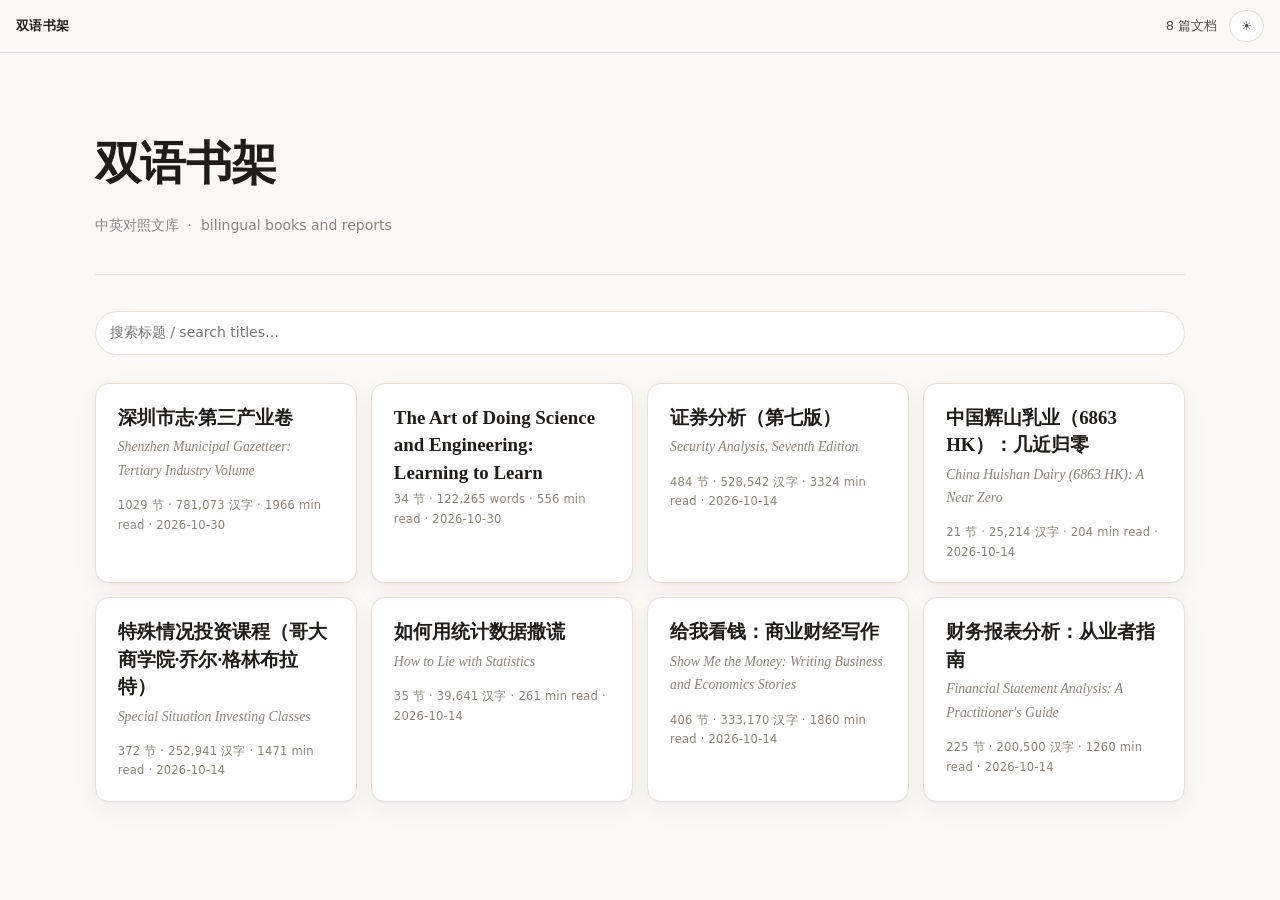
<file: index.html>
<!DOCTYPE html>
<html lang="zh-CN" data-theme="">
<head>
<meta charset="utf-8">
<meta name="viewport" content="width=device-width, initial-scale=1">
<title>双语书架 · Bilingual Library</title>
<meta name="description" content="Locally translated bilingual Markdown documents, rendered for Chinese–English reading.">
<link rel="icon" href="data:image/svg+xml,<svg xmlns='http://www.w3.org/2000/svg' viewBox='0 0 100 100'><text y='.9em' font-size='90'>📖</text></svg>">
<link rel="stylesheet" href="assets/app.css?v=3">
</head>
<body>

<nav class="bar">
  <a class="home" href="index.html">双语书架</a>
  <span class="spacer"></span>
  <span id="count" class="doc-title" style="flex:0 0 auto;text-align:right"></span>
  <button id="theme-btn" class="chip" type="button" aria-label="Toggle theme">☀</button>
</nav>

<main class="wrap">
  <header class="masthead">
    <h1>双语书架</h1>
    <p>中英对照文库 &nbsp;·&nbsp; bilingual books and reports</p>
  </header>

  <div class="toolbar">
    <input id="search" type="search" placeholder="搜索标题 / search titles…" autocomplete="off" spellcheck="false">
  </div>

  <section id="shelf" class="shelf" aria-live="polite">
    <p class="empty">Loading…</p>
  </section>
</main>

<script src="assets/app.js?v=3"></script>
</body>
</html>
</file>
<file: assets/app.css>
/* hy-ebook-translator — reading site
   Typography is tuned for mixed Chinese/English prose: a serif CJK stack at a
   generous line-height for the translation, and a smaller, quieter setting for
   the original. */

:root {
  --paper: #fbf9f6;
  --paper-raised: #ffffff;
  --ink: #1f1d1a;
  --ink-soft: #55504a;
  --ink-faint: #8b847c;
  --rule: #e6e0d8;
  --rule-soft: #f0ebe4;
  --accent: #9c4221;
  --accent-soft: #f3e6df;
  --shadow: 0 1px 2px rgba(31, 29, 26, 0.04), 0 8px 24px rgba(31, 29, 26, 0.05);

  --serif-cjk: "Songti SC", "Source Han Serif SC", "Noto Serif CJK SC", "Noto Serif SC",
    "STSong", "SimSun", serif;
  --serif-latin: "Iowan Old Style", "Palatino Linotype", Palatino, Georgia, "Times New Roman", serif;
  --sans: -apple-system, BlinkMacSystemFont, "Segoe UI", "PingFang SC", "Hiragino Sans GB",
    "Microsoft YaHei", system-ui, sans-serif;
  --body: var(--serif-latin), var(--serif-cjk);

  --measure: 38rem;        /* one column of prose, when only one is shown */
  --page: 104rem;          /* the parallel reading area at its widest */
  --rail: 15.5rem;         /* the table of contents, docked on wide screens */
  --col-gap: clamp(1.5rem, 3.4vw, 3.5rem);
  --reader-scale: 1;
}

@media (prefers-color-scheme: dark) {
  :root:not([data-theme="light"]) {
    --paper: #16151a;
    --paper-raised: #1d1c22;
    --ink: #e8e4dd;
    --ink-soft: #b3ada4;
    --ink-faint: #837d75;
    --rule: #2e2c34;
    --rule-soft: #26242b;
    --accent: #e0825c;
    --accent-soft: #2c2026;
    --shadow: 0 1px 2px rgba(0, 0, 0, 0.3), 0 8px 24px rgba(0, 0, 0, 0.25);
  }
}

:root[data-theme="dark"] {
  --paper: #16151a;
  --paper-raised: #1d1c22;
  --ink: #e8e4dd;
  --ink-soft: #b3ada4;
  --ink-faint: #837d75;
  --rule: #2e2c34;
  --rule-soft: #26242b;
  --accent: #e0825c;
  --accent-soft: #2c2026;
  --shadow: 0 1px 2px rgba(0, 0, 0, 0.3), 0 8px 24px rgba(0, 0, 0, 0.25);
}

*, *::before, *::after { box-sizing: border-box; }

html { -webkit-text-size-adjust: 100%; }

body {
  margin: 0;
  background: var(--paper);
  color: var(--ink);
  font-family: var(--body);
  font-size: 18px;
  line-height: 1.7;
  text-rendering: optimizeLegibility;
  -webkit-font-smoothing: antialiased;
}

a { color: var(--accent); text-decoration: none; border-bottom: 1px solid var(--accent-soft); }
a:hover { border-bottom-color: var(--accent); }

/* ── chrome ─────────────────────────────────────────────────────────────── */

.bar {
  position: sticky;
  top: 0;
  z-index: 20;
  display: flex;
  align-items: center;
  gap: 12px;
  padding: 10px 16px;
  background: color-mix(in srgb, var(--paper) 88%, transparent);
  backdrop-filter: saturate(180%) blur(12px);
  border-bottom: 1px solid var(--rule);
  font-family: var(--sans);
  font-size: 13px;
}

.bar .home {
  font-weight: 600;
  letter-spacing: 0.02em;
  border: 0;
  color: var(--ink);
  white-space: nowrap;
}

.bar .doc-title {
  flex: 1;
  min-width: 0;
  overflow: hidden;
  text-overflow: ellipsis;
  white-space: nowrap;
  color: var(--ink-soft);
}

.bar .spacer { flex: 1; }

.seg {
  display: inline-flex;
  border: 1px solid var(--rule);
  border-radius: 999px;
  overflow: hidden;
  background: var(--paper-raised);
}

.seg button, .chip {
  appearance: none;
  border: 0;
  background: transparent;
  color: var(--ink-soft);
  font: inherit;
  font-size: 12px;
  padding: 5px 11px;
  cursor: pointer;
  white-space: nowrap;
}

.seg button[aria-pressed="true"] { background: var(--accent-soft); color: var(--accent); font-weight: 600; }
.seg button + button { border-left: 1px solid var(--rule); }

.chip {
  border: 1px solid var(--rule);
  border-radius: 999px;
  background: var(--paper-raised);
}

.chip:hover, .seg button:hover { color: var(--ink); }

#progress {
  position: fixed;
  top: 0;
  left: 0;
  height: 2px;
  width: 0;
  background: var(--accent);
  z-index: 40;
  transition: width 0.1s linear;
}

/* ── library ────────────────────────────────────────────────────────────── */

.wrap { max-width: 72rem; margin: 0 auto; padding: 0 clamp(16px, 2.4vw, 32px) 72px; }

.masthead { padding: 72px 0 36px; border-bottom: 1px solid var(--rule); margin-bottom: 36px; }
.masthead h1 { font-size: clamp(2rem, 6vw, 2.9rem); margin: 0 0 10px; letter-spacing: -0.01em; font-weight: 600; }
.masthead p { margin: 0; color: var(--ink-faint); font-family: var(--sans); font-size: 14px; }

.toolbar { display: flex; gap: 10px; align-items: center; margin-bottom: 28px; flex-wrap: wrap; }

#search {
  flex: 1;
  min-width: 200px;
  padding: 9px 14px;
  font: inherit;
  font-size: 14px;
  font-family: var(--sans);
  color: var(--ink);
  background: var(--paper-raised);
  border: 1px solid var(--rule);
  border-radius: 999px;
}

#search:focus { outline: none; border-color: var(--accent); }

.shelf { display: grid; gap: 14px; grid-template-columns: repeat(auto-fill, minmax(260px, 1fr)); }

.card {
  display: block;
  padding: 20px 22px;
  background: var(--paper-raised);
  border: 1px solid var(--rule);
  border-radius: 14px;
  box-shadow: var(--shadow);
  transition: transform 0.15s ease, border-color 0.15s ease;
  border-bottom: 1px solid var(--rule);
}

.card:hover { transform: translateY(-2px); border-color: var(--accent); }
.card h2 { margin: 0 0 4px; font-size: 1.18rem; font-weight: 600; line-height: 1.45; color: var(--ink); }
.card .en { margin: 0 0 14px; font-size: 0.86rem; color: var(--ink-faint); font-style: italic; }
.card .meta { font-family: var(--sans); font-size: 11.5px; color: var(--ink-faint); letter-spacing: 0.02em; }
.card .meta span + span::before { content: " · "; }

.empty { color: var(--ink-faint); font-family: var(--sans); font-size: 14px; line-height: 1.8; }
.empty code { background: var(--rule-soft); padding: 2px 6px; border-radius: 5px; }

/* ── reader ─────────────────────────────────────────────────────────────── */

.reader {
  max-width: var(--page);
  margin: 0 auto;
  padding: 44px clamp(16px, 2.6vw, 44px) 160px;
}

/* One language at a time needs one comfortable measure, not the whole page. */
body[data-lang="zh"] .reader, body[data-lang="en"] .reader { max-width: calc(var(--measure) + 6rem); }

.reader-title { margin: 0 0 44px; padding-bottom: 20px; border-bottom: 1px solid var(--rule); }
.reader-title h1 { margin: 0; font-size: clamp(1.7rem, 4vw, 2.3rem); font-weight: 600; line-height: 1.35; }

article {
  font-size: calc(1rem * var(--reader-scale));
  font-family: var(--serif-cjk);
  line-height: 1.95;
  letter-spacing: 0.01em;
}

article > :first-child { margin-top: 0; }

article h1, article h2, article h3, article h4, article h5, article h6 {
  font-family: var(--serif-latin), var(--serif-cjk);
  line-height: 1.4;
  letter-spacing: -0.005em;
  margin: 2.2em 0 0.7em;
  font-weight: 600;
  scroll-margin-top: 70px;
}

article h1 { font-size: 1.7em; }
article h2 { font-size: 1.38em; }
article h3 { font-size: 1.15em; }
article h4, article h5, article h6 { font-size: 1em; color: var(--ink-soft); }

article p { margin: 0 0 1.15em; }

/* ── parallel text ──────────────────────────────────────────────────────────
   Each `.pair` is one row of the parallel reading: the translation in the left
   column, the original in the right, both starting on the same line. The row
   is as tall as the longer of the two, so no paragraph can push the two
   languages out of step further down the page. */

.pair {
  display: grid;
  grid-template-columns: minmax(0, 1fr) minmax(0, 1fr);
  column-gap: var(--col-gap);
  align-items: start;
  margin: 0 0 1.25em;
}

/* The row owns the spacing between paragraphs; its two cells sit flush. */
.pair > * { margin-top: 0; margin-bottom: 0; }

/* The original reads as a peer of the translation, not as a footnote: the same
   size, a quieter colour, and the Latin serif at its own line-height. */
article .src {
  font-family: var(--serif-latin);
  font-size: 0.95em;
  line-height: 1.78;
  color: var(--ink-soft);
  letter-spacing: 0;
}

/* A hairline centred in the gutter: the negative margin reaches into the gap,
   the padding puts the text back on its column. */
.pair > .src {
  margin-left: calc(var(--col-gap) / -2);
  padding-left: calc(var(--col-gap) / 2);
  border-left: 1px solid var(--rule-soft);
}

article .src em:only-child { font-style: normal; color: var(--ink-faint); font-size: 0.97em; }
article .src :last-child { margin-bottom: 0; }

/* A table, listing or figure squeezed into half a page is worse than one that
   gives up the columns, so those rows stack and keep the full width. */
.pair.stacked { grid-template-columns: minmax(0, 1fr); }
.pair.stacked > .src {
  margin: 0.7em 0 0;
  padding-left: 1em;
  border-left: 2px solid var(--rule);
}

/* Language modes. `.tr` is a translated block, `.src` its original; blocks that
   carry neither class (code, math, rules, images) are shown in every mode. One
   language on its own gets the whole row, with no rule to divide it from. */
body[data-lang="zh"] article .src { display: none; }
body[data-lang="en"] article .tr { display: none; }
body[data-lang="zh"] .pair, body[data-lang="en"] .pair { grid-template-columns: minmax(0, 1fr); }
body[data-lang="zh"] .pair > .src, body[data-lang="en"] .pair > .src {
  margin-left: 0;
  padding-left: 0;
  border-left: 0;
}
body[data-lang="en"] article .src { font-size: 1em; line-height: 1.8; color: var(--ink); }

/* A bilingual heading holds both languages so only one enters the outline, and
   sits on the same two columns as the prose underneath it. */
.bi {
  display: grid;
  grid-template-columns: minmax(0, 1fr) minmax(0, 1fr);
  column-gap: var(--col-gap);
  align-items: baseline;
}

.h-en {
  font-family: var(--serif-latin);
  font-size: 0.88em;
  font-weight: 400;
  font-style: normal;
  letter-spacing: 0.01em;
  color: var(--ink-soft);
}

.h-en em { font-style: normal; }
body[data-lang="zh"] .h-en, body[data-lang="en"] .h-zh { display: none; }
body[data-lang="zh"] .bi, body[data-lang="en"] .bi { grid-template-columns: minmax(0, 1fr); }
body[data-lang="en"] .h-en {
  font-size: 1em;
  font-weight: inherit;
  letter-spacing: inherit;
  color: inherit;
}

article blockquote {
  margin: 1.6em 0;
  padding: 0 0 0 1.2em;
  border-left: 3px solid var(--accent-soft);
  color: var(--ink-soft);
}

article ul, article ol { margin: 0 0 1.15em; padding-left: 1.5em; }
article li { margin: 0.3em 0; }
article li > p { margin: 0.3em 0; }

article hr { border: 0; border-top: 1px solid var(--rule); margin: 2.6em 0; }

article img { max-width: 100%; height: auto; border-radius: 8px; display: block; margin: 1.6em auto; }
/* Equations and charts from a converted ebook are often black ink on a
   transparent background, which disappears on a dark page: give them paper. */
:root[data-theme="dark"] article img { background: #fff; padding: 0.5em; }
@media (prefers-color-scheme: dark) {
  :root:not([data-theme="light"]) article img { background: #fff; padding: 0.5em; }
}

/* The scroller is the block in the flow; the table fills it and overflows into
   it only when its columns genuinely need more room. */
article .scroll { overflow-x: auto; margin: 1.6em 0; }

article table {
  width: 100%;
  border-collapse: collapse;
  margin: 0;
  font-family: var(--sans);
  font-size: 0.86em;
  line-height: 1.6;
}

article th, article td { padding: 8px 12px; border-bottom: 1px solid var(--rule); text-align: left; vertical-align: top; }
article th { font-weight: 600; border-bottom: 1.5px solid var(--ink-faint); white-space: nowrap; }

article code {
  font-family: ui-monospace, "SF Mono", Menlo, Consolas, monospace;
  font-size: 0.86em;
  background: var(--rule-soft);
  padding: 0.15em 0.4em;
  border-radius: 5px;
  letter-spacing: 0;
}

article pre {
  background: var(--rule-soft);
  border: 1px solid var(--rule);
  border-radius: 10px;
  padding: 14px 16px;
  overflow-x: auto;
  line-height: 1.6;
  margin: 1.6em 0;
}

article pre code { background: none; padding: 0; font-size: 0.82em; }

article .katex-display { overflow-x: auto; overflow-y: hidden; padding: 0.3em 0; }

article .footnotes { margin-top: 3em; padding-top: 1.2em; border-top: 1px solid var(--rule); font-size: 0.88em; color: var(--ink-soft); }

/* ── table of contents ──────────────────────────────────────────────────── */

#toc {
  position: fixed;
  top: 0;
  right: 0;
  width: min(320px, 82vw);
  height: 100vh;
  overflow-y: auto;
  padding: 72px 24px 48px;
  background: var(--paper-raised);
  border-left: 1px solid var(--rule);
  transform: translateX(100%);
  transition: transform 0.22s ease;
  z-index: 30;
  font-family: var(--sans);
  font-size: 13px;
}

#toc[data-open="true"] { transform: translateX(0); }
#toc ol { list-style: none; margin: 0; padding: 0; }
#toc li { margin: 1px 0; }
#toc a {
  display: -webkit-box;
  -webkit-box-orient: vertical;
  -webkit-line-clamp: 2;
  overflow: hidden;
  padding: 5px 8px;
  border-radius: 6px;
  border: 0;
  color: var(--ink-soft);
  line-height: 1.5;
}
#toc a:hover { background: var(--rule-soft); color: var(--ink); }
#toc a.active { color: var(--accent); background: var(--accent-soft); font-weight: 600; }
#toc .lvl-3 a { padding-left: 22px; font-size: 12px; }
#toc .lvl-4 a { padding-left: 36px; font-size: 12px; }

#scrim {
  position: fixed;
  inset: 0;
  background: rgba(20, 18, 16, 0.3);
  opacity: 0;
  pointer-events: none;
  transition: opacity 0.22s ease;
  z-index: 25;
}

#scrim[data-open="true"] { opacity: 1; pointer-events: auto; }

@media (min-width: 1180px) {
  /* Dock the contents to the left edge: the text then has the whole of the
     rest of the window, and no overlay has to be opened to navigate. Only the
     reader has a rail — the shelf is the page that carries `data-lang`. */
  body[data-lang] { padding-left: var(--rail); }
  body[data-toc="none"] { padding-left: 0; }
  #toc {
    transform: none;
    width: var(--rail);
    left: 0;
    right: auto;
    border-left: 0;
    border-right: 1px solid var(--rule);
    background: var(--paper);
    padding: 104px 14px 48px 22px;
  }
  #toc-btn, #scrim { display: none; }
}

/* Two columns of running text need room; below this they stack, and the
   original goes back to being set off by a rule down its side. */
@media (max-width: 900px) {
  .pair, .bi { grid-template-columns: minmax(0, 1fr); }
  .pair { margin-bottom: 1.5em; }
  .pair > .src {
    margin: 0.6em 0 0;
    padding-left: 0.9em;
    border-left: 2px solid var(--rule);
    font-size: 0.92em;
    line-height: 1.7;
  }
  .h-en { display: block; margin-top: 0.35em; font-size: 0.62em; color: var(--ink-faint); }
  body[data-lang="en"] .h-en { margin-top: 0; font-size: 1em; }
}

@media (max-width: 600px) {
  body { font-size: 17px; }
  .masthead { padding: 48px 0 28px; }
  .reader { padding: 28px 16px 120px; }
  .bar { padding: 8px 12px; gap: 8px; }
  .bar .doc-title { display: none; }
}

@media print {
  .bar, #toc, #progress, #scrim, #toc-btn { display: none; }
  body { padding-left: 0; }
  .reader { max-width: none; padding: 0; }
}

/* ── syntax highlighting ────────────────────────────────────────────────────
   A small token palette driven by the page theme, so code follows light/dark
   without loading a second highlight.js stylesheet. */

.hljs-comment, .hljs-quote { color: var(--ink-faint); font-style: italic; }
.hljs-keyword, .hljs-selector-tag, .hljs-literal, .hljs-type { color: var(--accent); }
.hljs-string, .hljs-regexp, .hljs-addition { color: #2f7a52; }
.hljs-number, .hljs-symbol, .hljs-bullet { color: #8a6d1f; }
.hljs-title, .hljs-section, .hljs-name, .hljs-attr { color: #3f6d9e; }
.hljs-built_in, .hljs-class .hljs-title { color: #7a4fa3; }
.hljs-meta, .hljs-deletion { color: var(--ink-soft); }
.hljs-emphasis { font-style: italic; }
.hljs-strong { font-weight: 600; }

:root[data-theme="dark"] .hljs-string, :root[data-theme="dark"] .hljs-regexp { color: #86c79a; }
:root[data-theme="dark"] .hljs-number { color: #d9bb72; }
:root[data-theme="dark"] .hljs-title, :root[data-theme="dark"] .hljs-name { color: #8ab4e8; }
:root[data-theme="dark"] .hljs-built_in { color: #c2a0e0; }

@media (prefers-color-scheme: dark) {
  :root:not([data-theme="light"]) .hljs-string,
  :root:not([data-theme="light"]) .hljs-regexp { color: #86c79a; }
  :root:not([data-theme="light"]) .hljs-number { color: #d9bb72; }
  :root:not([data-theme="light"]) .hljs-title,
  :root:not([data-theme="light"]) .hljs-name { color: #8ab4e8; }
  :root:not([data-theme="light"]) .hljs-built_in { color: #c2a0e0; }
}
</file>
